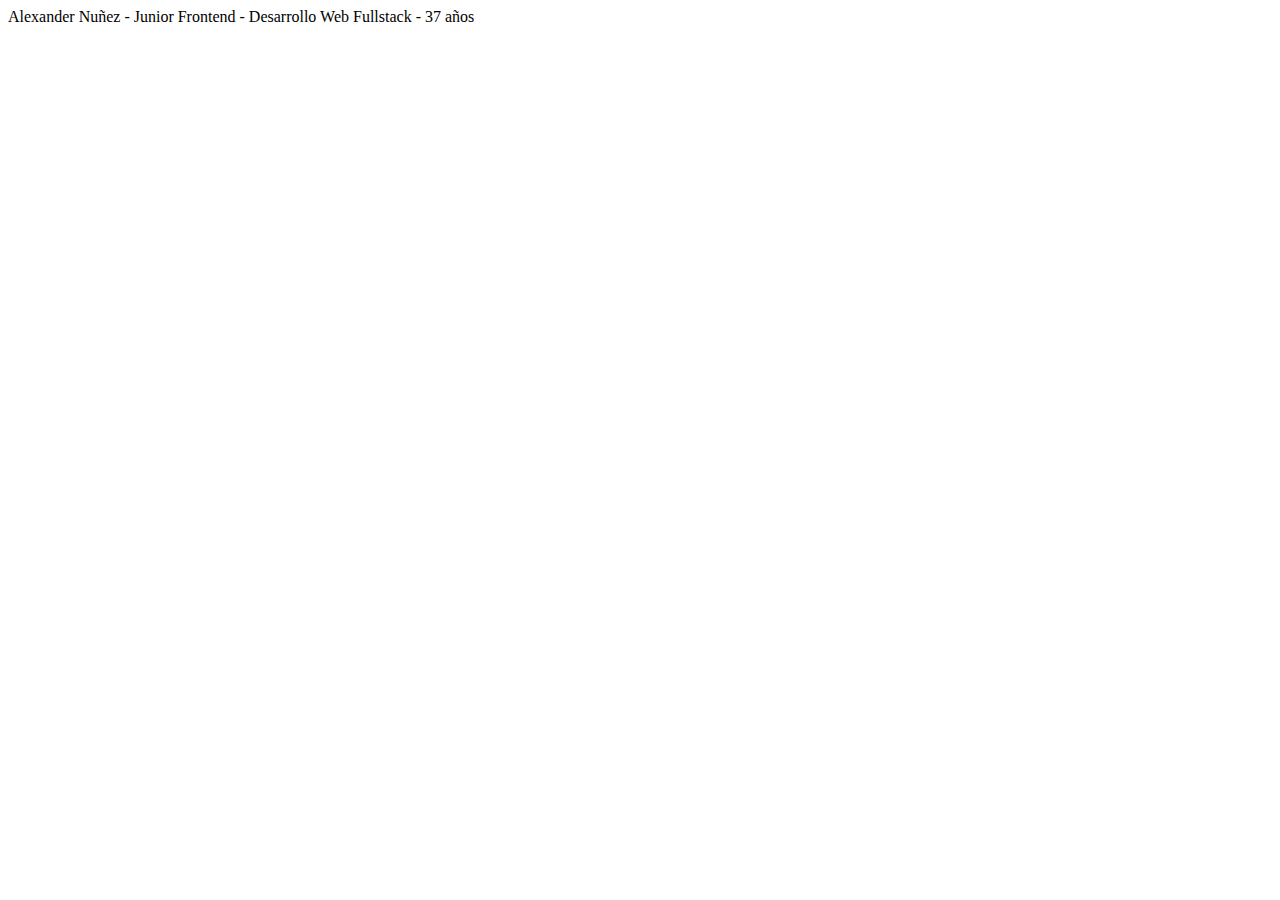
<file: index.html>
<!DOCTYPE html>
<html lang="en">
<head>
    <meta charset="UTF-8">
    <meta http-equiv="X-UA-Compatible" content="IE=edge">
    <meta name="viewport" content="width=device-width, initial-scale=1.0">
    <title>Document</title>
</head>
<body>
    Alexander Nuñez - Junior Frontend - Desarrollo Web Fullstack - 37 años
    
</body>
</html>
</file>
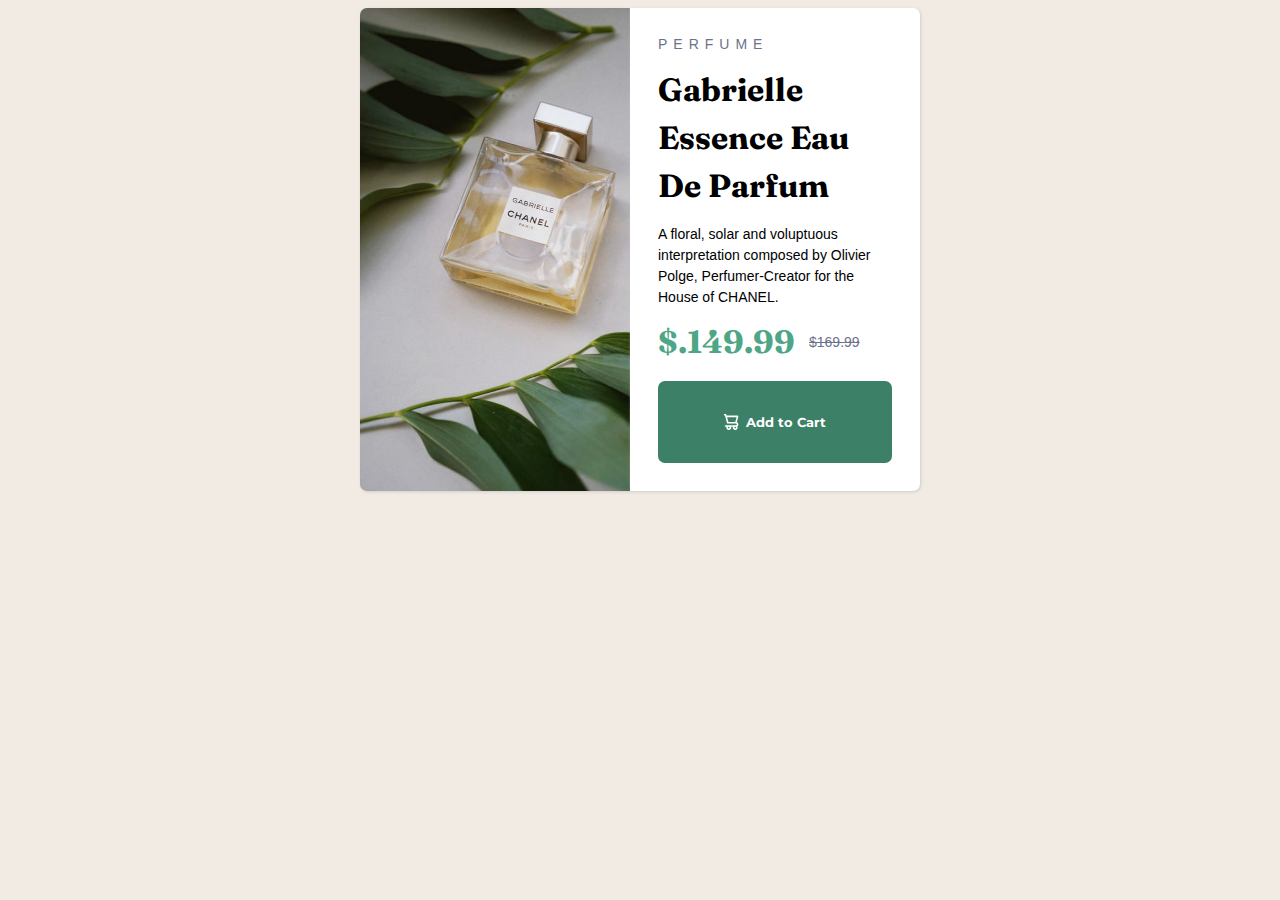
<file: Semana 2/Día 02-reto/index.html>
<!DOCTYPE html>
<html lang="en">
<head>
  <meta charset="UTF-8">
  <meta name="viewport" content="width=device-width, initial-scale=1.0">
  <title>Document</title>
  <link rel="stylesheet" href="./styles.css">
</head>
<body>
  <main>
    <section class="photo"></section>
    <section class="content">
      <h3>perfume</h3>
      <h1>Gabrielle Essence Eau De Parfum</h1>
      <p>A floral, solar and voluptuous interpretation composed by Olivier Polge, Perfumer-Creator for the House of CHANEL.</p>
      <div>
        <span>$.149.99</span>
        <s>$169.99</s>
      </div>
      <button>
        <img src="./images/icon-cart.svg" />
        Add to Cart
      </button>
    </section>
  </main>
</body>
</html>
</file>
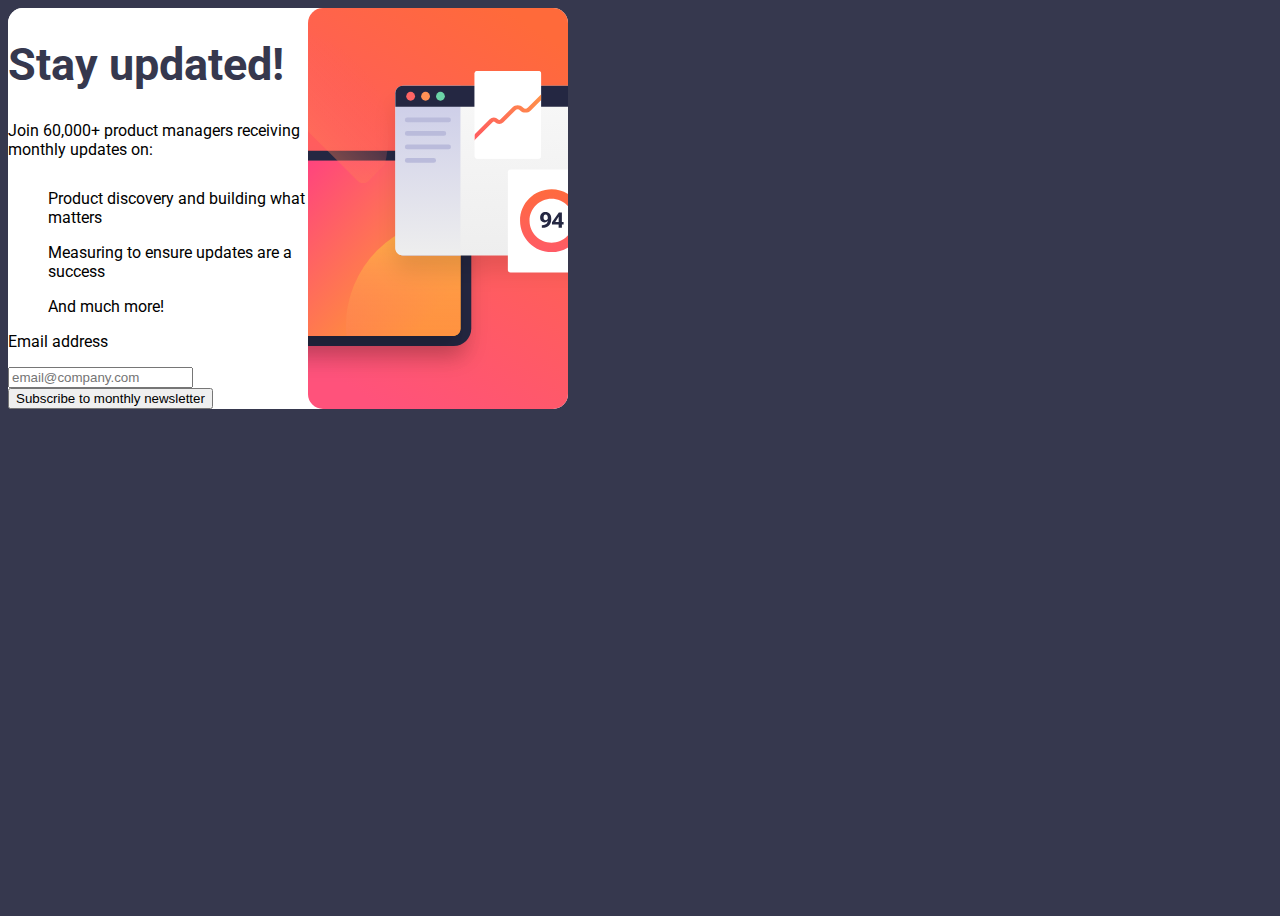
<file: Semana 2/Día 02-reto2/index.html>
<!DOCTYPE html>
<html lang="en">
<head>
  <meta charset="UTF-8">
  <meta name="viewport" content="width=device-width, initial-scale=1.0">
  <title>Document</title>
  <link rel="stylesheet" href="./styles.css">
</head>
<body>
  <main>
    <section class="content">
      <h1>Stay updated!</h1>
      <h3>Join 60,000+ product managers receiving monthly updates on:</h3>
      <div>
        <ol>Product discovery and building what matters</ol>
        <ol>Measuring to ensure updates are a success</ol>
        <ol>And much more!</ol>
      </div>
      <p>Email address</p>
      <div>
        <label>
          <input type="email" placeholder="email@company.com" required />
        </label>
      </div>
      <div>
        <button>Subscribe to monthly newsletter</button>
      </div>
    </section>

    <section class= "photo"></section>
  </main>
</body>
</html>
</file>
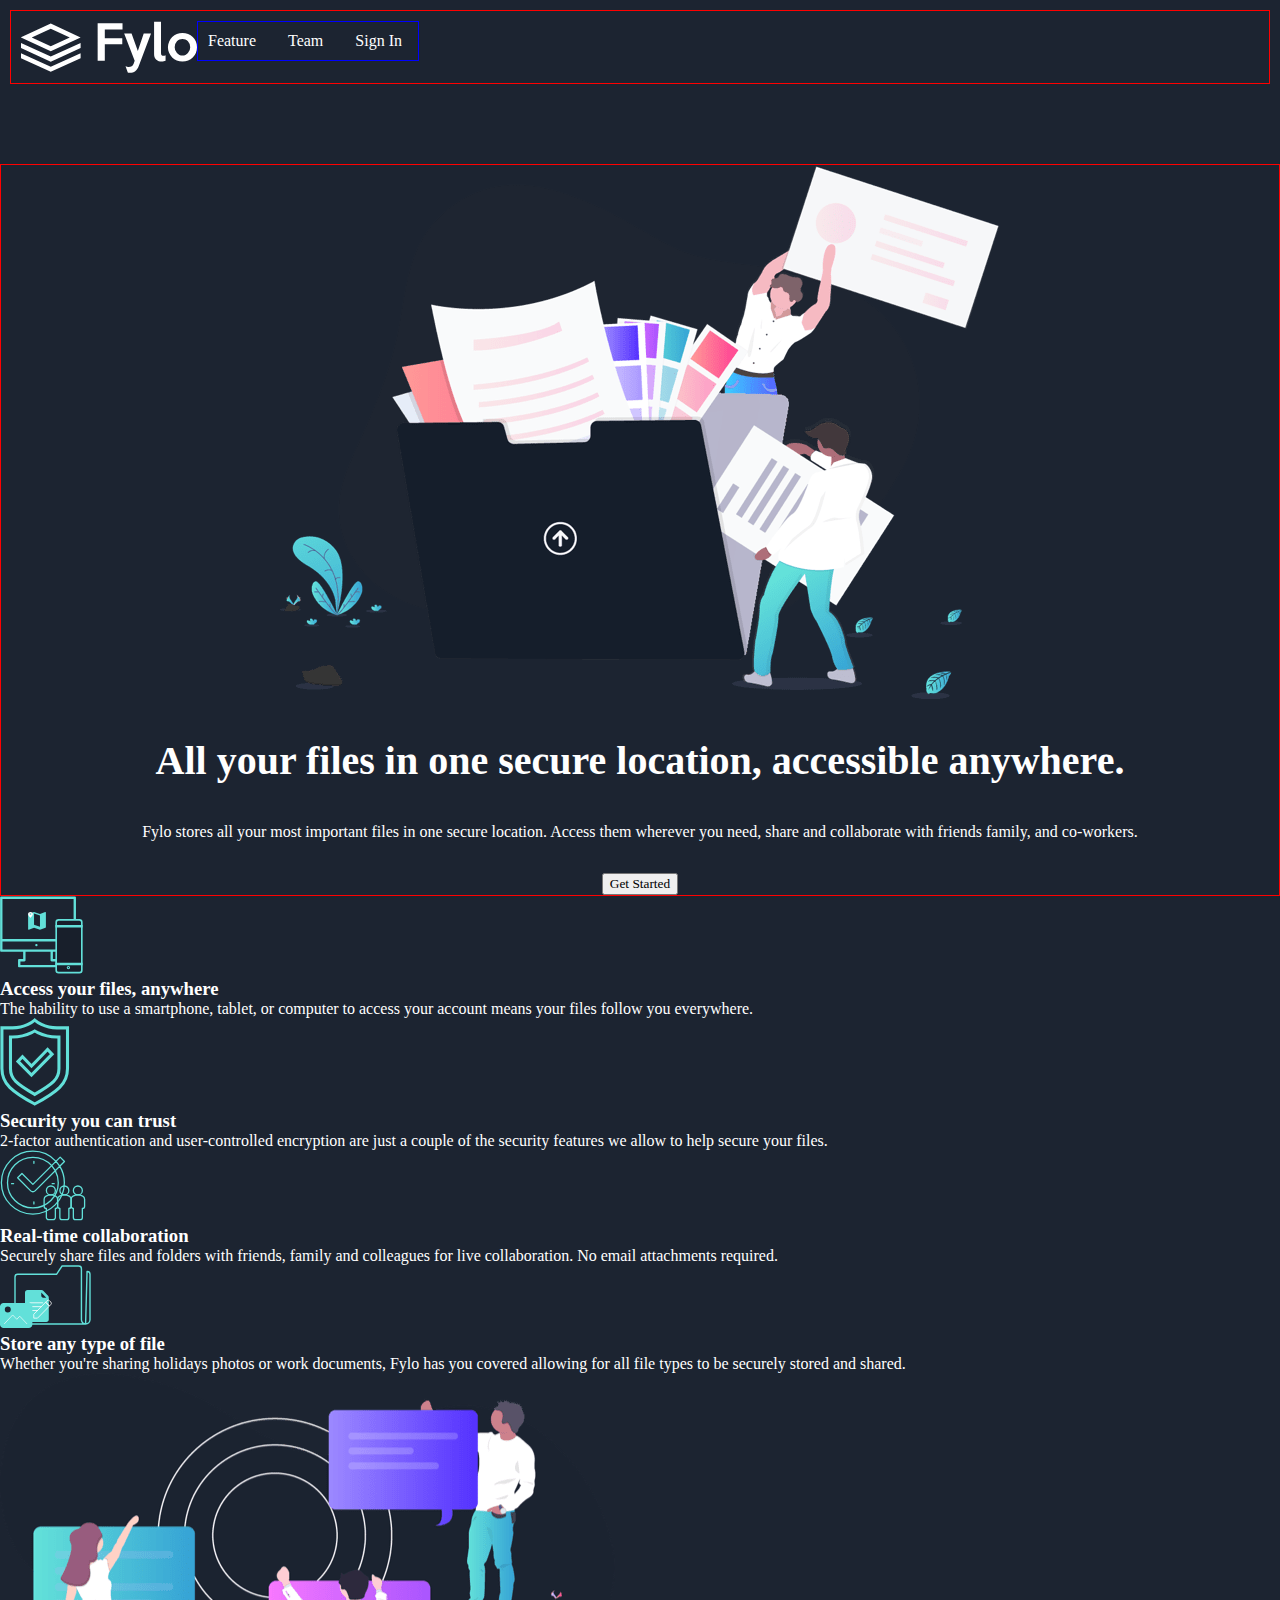
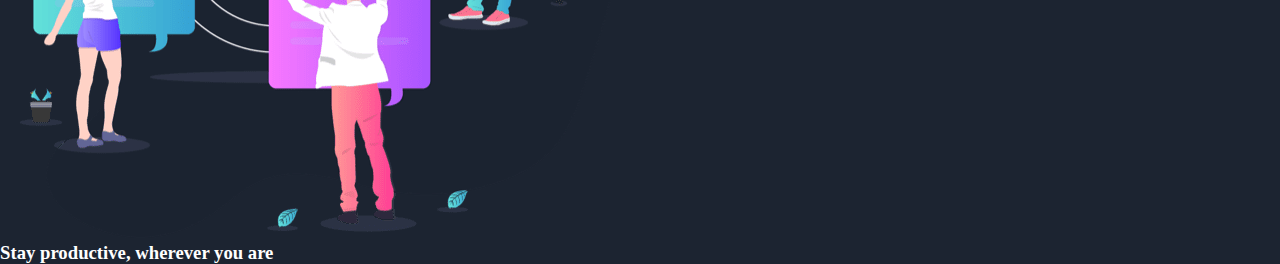
<file: Semana 3/Día 01/index.html>
<!DOCTYPE html>
<html lang="en">
<head>
  <meta charset="UTF-8">
  <meta name="viewport" content="width=device-width, initial-scale=1.0">
  <title>Fylo landing page</title>
  <link rel="stylesheet" href="./css/index.css">
</head>
<body>
  <header class="header wrapper">
    <img src="./images/logo.svg" />

    <nav>
      <ul class="header__nav">
        <li>
          <a href="#">Feature</a>
        </li>
        <li>
          <a href="#">Team</a>
        </li>
        <li>
          <a href="#">Sign In</a>
        </li>
      </ul>
    </nav>
  </header>

<main>
  <section class="hero">
    <img class="hero__image" src="./images/illustration-intro.png">

    <h2 class="hero__title">All your files in one secure location, accessible anywhere.</h2>

    <p class="hero__text">Fylo stores all your most important files in one secure location. Access them wherever you need, share and collaborate with friends family, and co-workers.</p>

    <button class="hero__button">Get Started</button>
  </section>

  <section class="features">
    <article class="feature">
      <img class="feature__image" src="./images/icon-access-anywhere.svg" />
      <h3 class="feature__title">Access your files, anywhere </h3>

      <p class="feature__tex">The hability to use a smartphone, tablet, or computer to access your account means your files follow you everywhere.</p>   
    </article>

    <article class="feature">
      <img class="feature__image" src="./images/icon-security.svg" />
      <h3 class="feature title">Security you can trust</h3>
      <p class="feature text">2-factor authentication and user-controlled encryption are just a couple of the security features we allow to help secure your files.</p>
    </article>

    <article class="feature">
      <img class="feature__image" src="./images/icon-collaboration.svg" />
      <h3 class="feature__title">Real-time collaboration</h3>
      <p class= "feature__text">Securely share files and folders with friends, family and colleagues for live collaboration. No email attachments required.</p>
    </article>

    <article class="feature">
      <img class="feature__image" src= "images/icon-any-file.svg" />
      <h3 class="feature__title">Store any type of file</h3>
      <p class="feature__text">Whether you're sharing holidays photos or work documents, Fylo has you covered allowing for all file types to be securely stored and shared.</p>
    </article>
  </section>

  <section class="colaboration">
    <img src="./images/illustration-stay-productive.png" />
    <div class="how_works">
      <h3 class="how_works__title">Stay productive, wherever you are</h3>

      <P class="how_works__texto"

      </P>

      </h3>





    </div>

  </section>


</main>

</body>
</html>
</file>
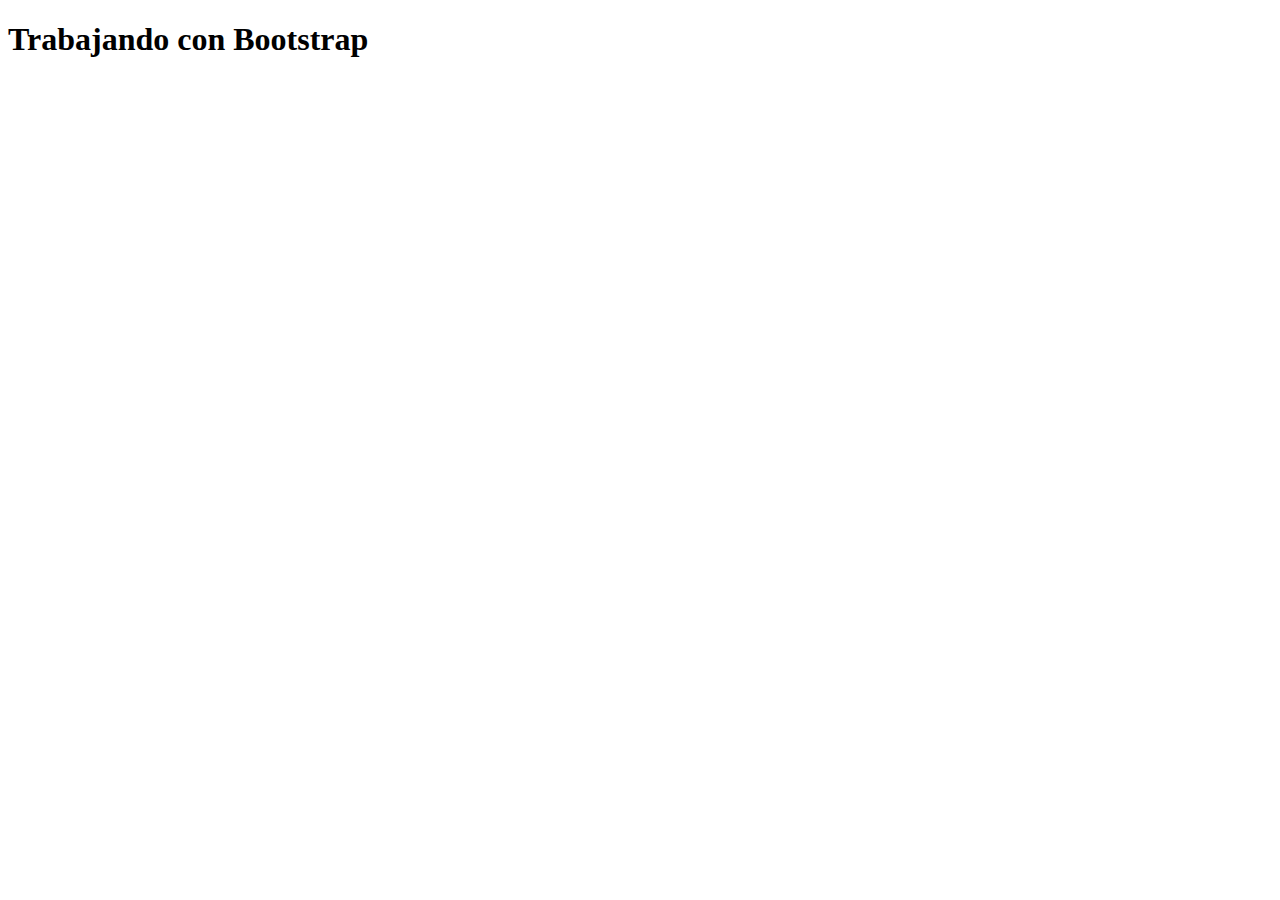
<file: Semana 5/día01-bootstrap/index.html>
<!DOCTYPE html>
<html lang="en">
<head>
    <meta charset="UTF-8">
    <meta name="viewport" content="width=device-width, initial-scale=1.0">
    <title>Trabajando con Bootstrap</title>
    <link rel="stylesheet" href="./index.html">
</head>
<body>
    <h1>Trabajando con Bootstrap</h1>
</body>
</html>
</file>
<file: Semana 2/Día 02-reto/styles.css>
@import url('https://fonts.googleapis.com/css2?family=Fraunces:wght@700&family=Montserrat:wght@500;700&display=swap');

body {
  background-color: hsl(30, 38%, 92%);
  font-size: 14px;
  font-family:'Monserrat', sans-serif;
  heigth: 100vh;
  display: flex;
  justify-content: center;
  align-items: center;
}

main {
  width: 560px;
  /* background-color: red; */
  display: flex;
  min-height: 400px;
}

.photo {
    /* background-color: greenyellow, */
    width: 300px;
    background-image: url(./images/image-product-desktop.jpg);
    background-repeat: no-repeat;
    background-size: cover;
    border-radius: 7px 0 0 7px;
    box-shadow: 1px 1px 3px #ccc;
}

.content {
    background-color: hsl(0, 0%, 100%);
    width: 260px;
    padding: 28px;
    border-radius: 0 7px 7px 0;
    box-shadow: 1px 1px 3px #ccc;
}

.content h3 {
    text-transform: uppercase;
    font-weight: 500;
    font-size: 14px;
    color: hsl(228, 12%, 48%);
    margin: 0;
    letter-spacing: 6px;
}

.content h1 {
    font-family: "Fraunces", sans-serif;
    font-weight: 700;
    font-size: 32px;
    color: hsl(212, 21%, 14px);
    margin-top: 14px;
    margin-bottom: 14px;
    line-height: 1.5;
}

.content p {
  color: hsl(228, 12%, 48%));
  font-weight: 500;
  line-height: 1.5;
}

.content div {
  display: flex;
  gap: 14px;
  align-items: center;
}

.content span {
  font-family: "Fraunces", sans-serif;
  font-size: 32px;
  font-weight: 700;
  color: hsl(158, 36%, 48%);
}

.content s {
  color: hsl(228, 12%, 48%);
}

.content button {
  /* fonte-family: inherit; */
  font-family: "Montserrat", sans-serif;
  font-weight: 700;
  background-color: hsl(158, 36%, 37%);
  border: 0;
  color: hsl(0, 0%, 100%);
  width: 100%;
  padding: 14%;
  border-radius: 7px;
  margin-top: 20px;
  display: flex;
  justify-content: center;
  gap: 7px;
  cursor: pointer;
}

.content button:hover {
  background-color: hsl(158, 35%, 44%);
}
</file>
<file: Semana 2/Día 02-reto2/styles.css>
@import url('https://fonts.googleapis.com/css2?family=Fraunces:wght@700&family=Montserrat:wght@500;700&family=Roboto:wght@400;700&display=swap');

body {
    background-color:hsl(235, 18%, 26%);
    font-size: 16px;
    font-family: 'Roboto', sans-serif;
    height: 100vh;
}

main {
  width: 560px;
  background-color: white;
  display: flex;
  border-radius: 15px 15px 15px 15px;
}

.photo {
  background-color: white;
  width: 260px;
  background-image: url(./assets/images/illustration-sign-up-desktop.svg);
  background-repeat: no repeat;
  background-size: cover;
  border-radius: 15px 15px 15px 15px;
}

.content {
  background-color: white;
  width: 300px;
  border-radius: 15px 15px 15px 15px;
}

.content h1 {
  font-size: 45px;
  font-weight: 700;
  color: hsl(235, 18%, 26%)
}

.content h3 {
    font-size: 16px;
    font-weight: 400;
    color: black;
    margin-top: 30px;
    margin-bottom: 30px;
  }
</file>
<file: Semana 3/Día 01/css/index.css>
@import url('https://fonts.googleapis.com/css2?family=Open+Sans:wght@400;700&family=Raleway:wght@400;700&display=swap');

:root {
  /* FONTS */
  --font-primary: "Raleway", sans-serif;
  --font-primary: "Open Sans", sans-serif;
  --font-size: 14px;
  --font-weight-regular: 400;
  --font-weight-bold: 700;

  /* COLORS */

  --primary-dark-blue-into: hsl(217, 28%, 15%);
  --primary-dark-blue-main: hsl(218, 28%, 13%);
  --primary-dark-blue-footer: hsl(216, 53%, 9%);
  --primary-dark-blue-testimonials: hsl(219, 30%, 18%);
  
  --accent-cyan-gradient: hsl(176, 68%, 64%);
  --accent-blue-gradient: hsl(198, 60%, 50%);
  --accent-light-red: hsl(0, 100%, 63%);

  --neutral-white: hsl(0, 0%, 100%);
}

* {
  margin: 0;
  box-sizing: borde-box;
}



body {
  background-color: var(--primary-dark-blue-into);
  color: var(--neutral-white);
}

a {
  color:inherit;
  text-decoration: none;
}

.header {
  border: 1px solid red;
  padding: 10px;
  margin: 10px;

  display: flex;
  justify-content: space-betweeen;
}

.header__nav {
    list-style: none;
    border: 1px solid blue; 
    width: 200px;
    padding: 10px;
  
    display: flex;
    gap: 2rem; /* 1rem = 14px */
  }

  .hero {
    border: 1px solid red;

    margin: 0 auto;
    margin-top: 5rem;

    display: flex;
    flex-direction: column;
    align-items: center;
    gap: 2rem;
  }

  .hero__title {
    font-family: var(--front-primary);
    font-family: var(--front-weight-bold);
    font-size: 2.5rem;
    line-height: 1.5;
  }

  .hero__tex {
    font--family: var(--font-secundary);
    padding: 0 7rem;
    line-height: 1.5;
  }

  .hero__button {
    font-family: var(--font-secondary);
    font-family: var(--font-secondary);
    font-family: var(--font-secondary);
    font-family: var(--font-secondary);
    font-family: var(--font-secondary);




  }






}
</file>
